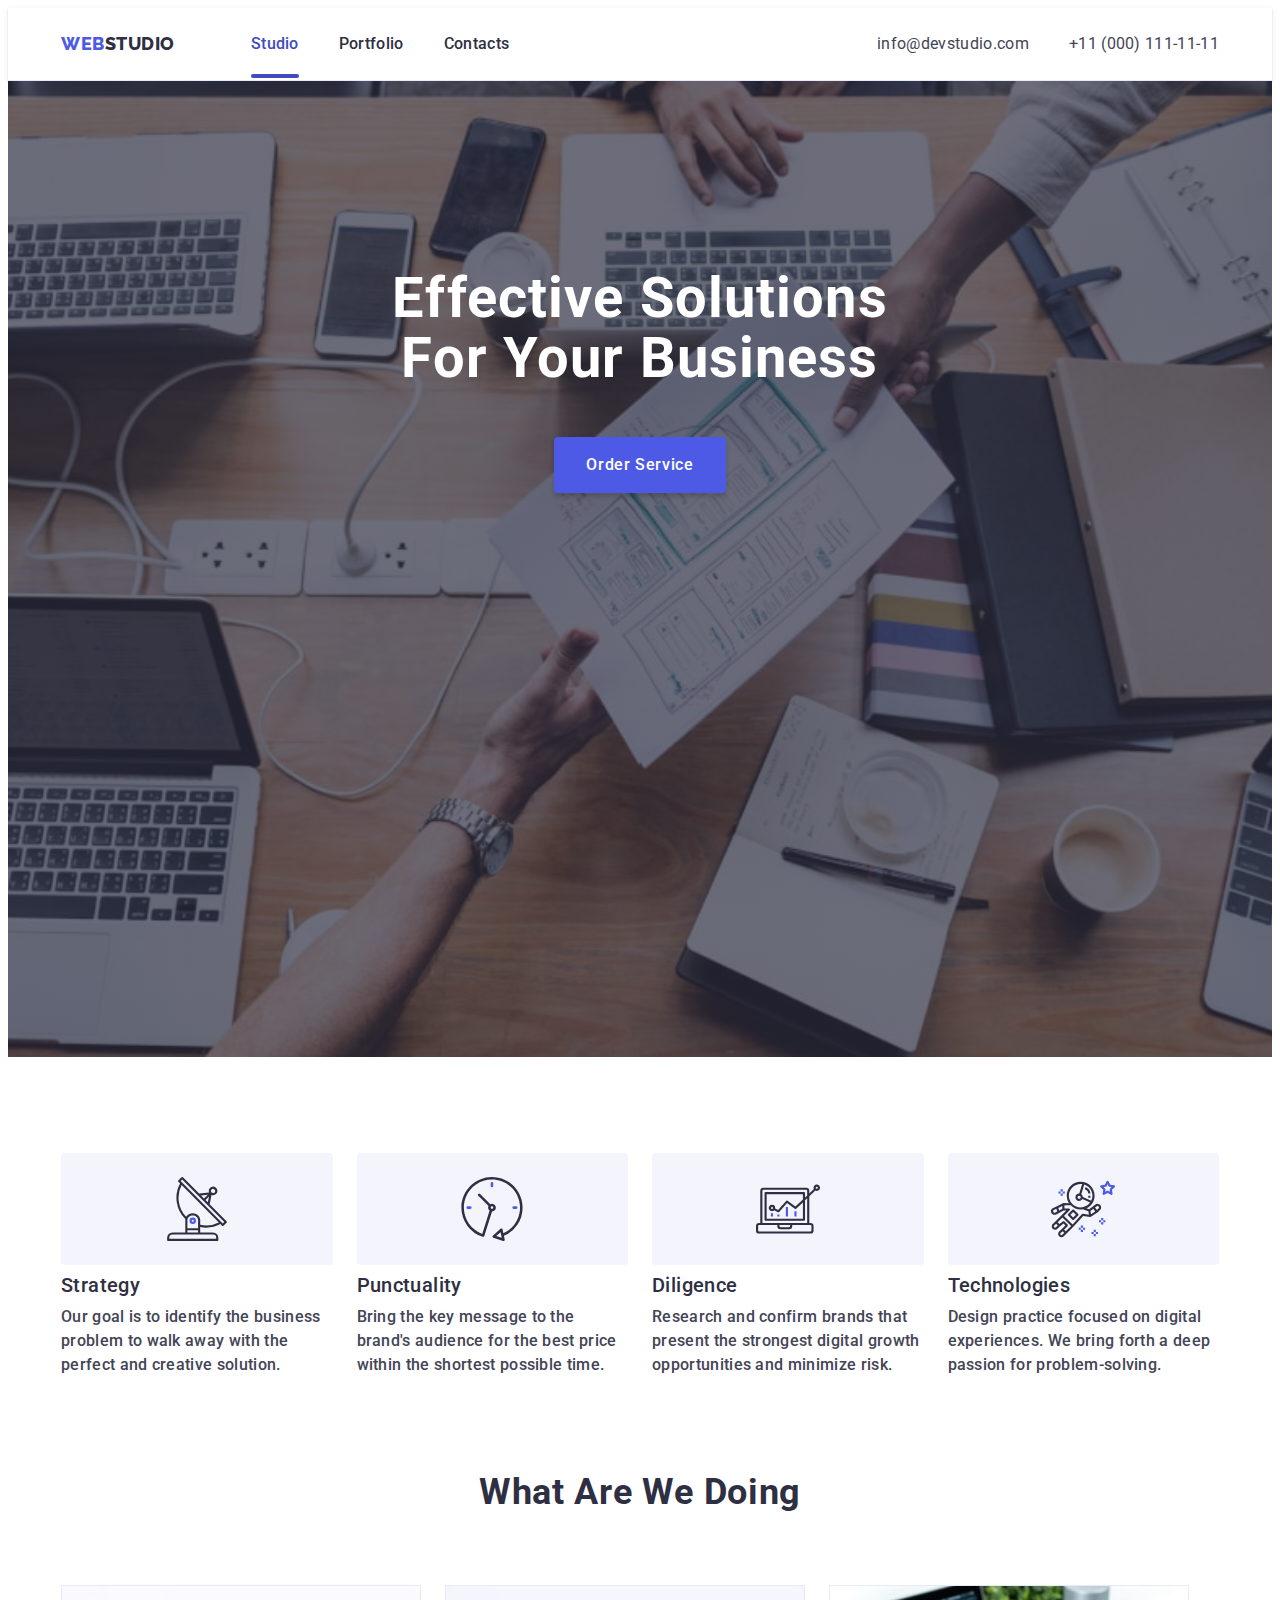
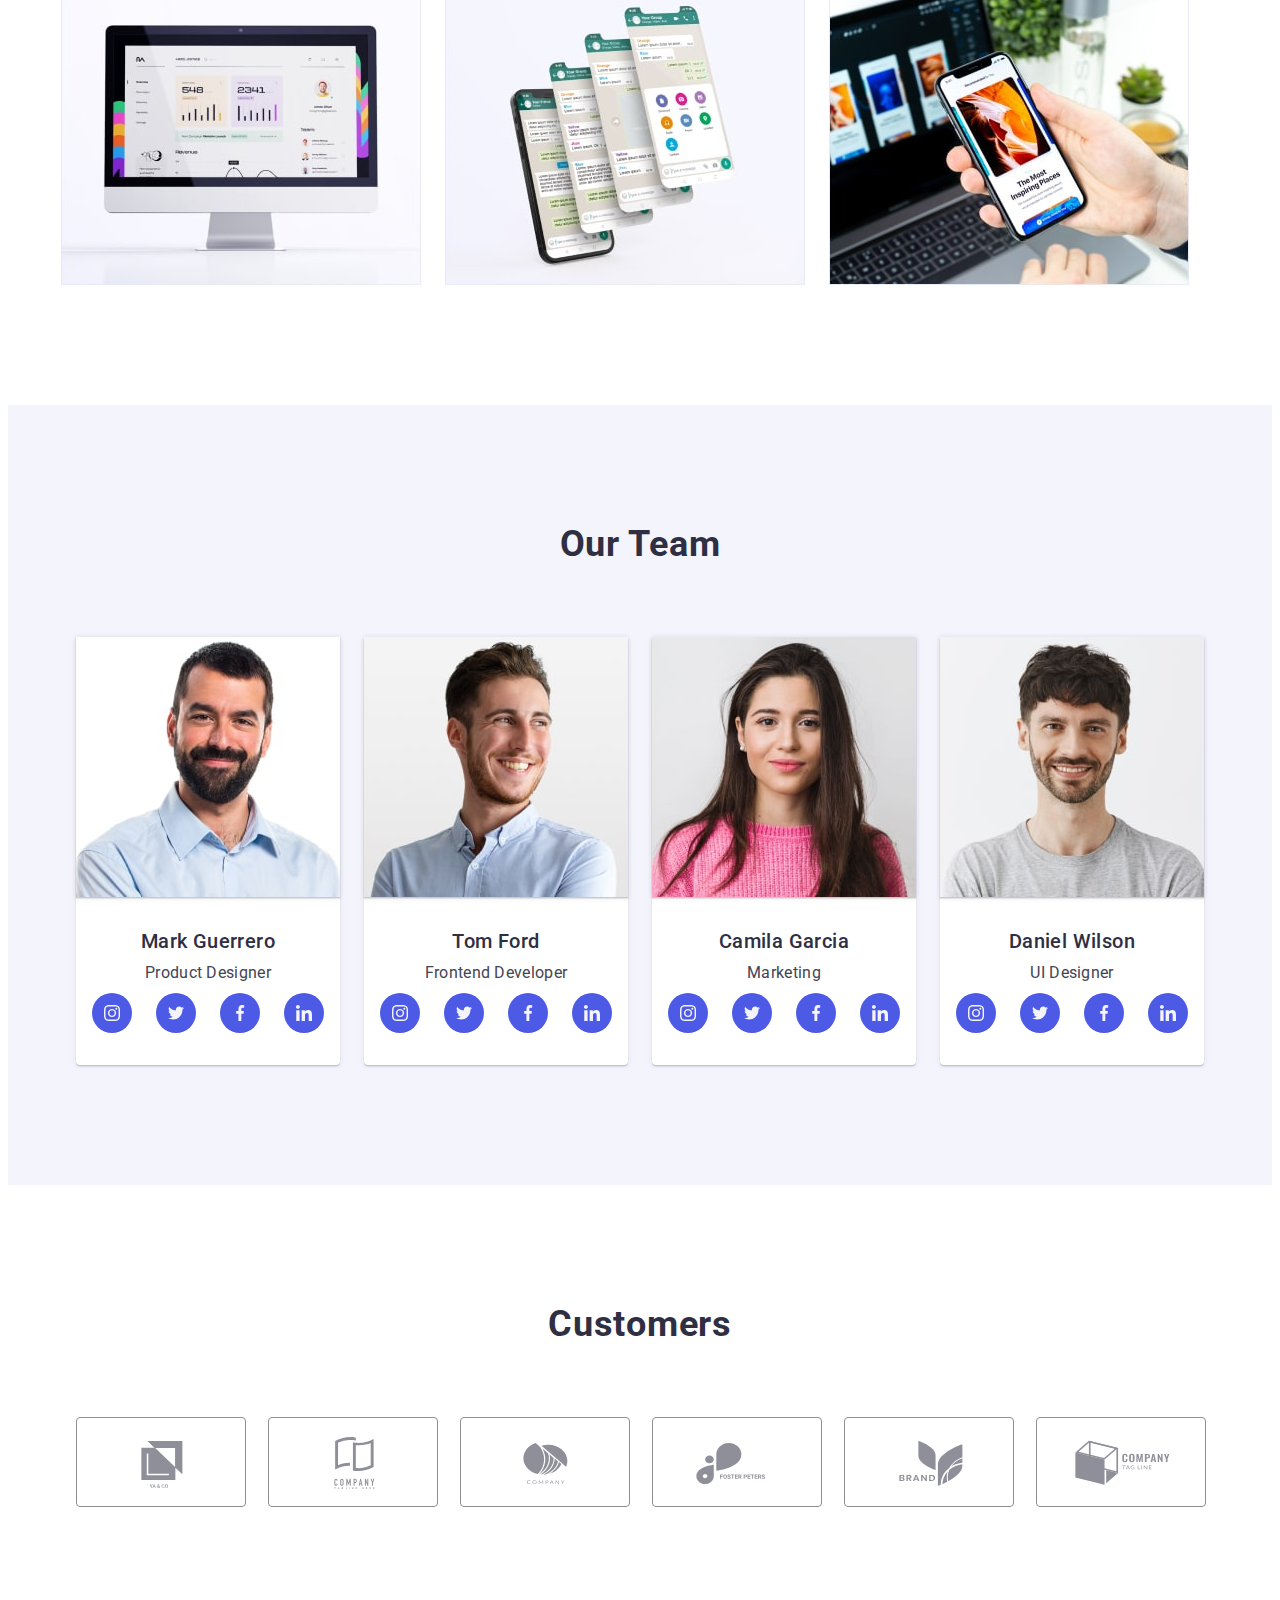
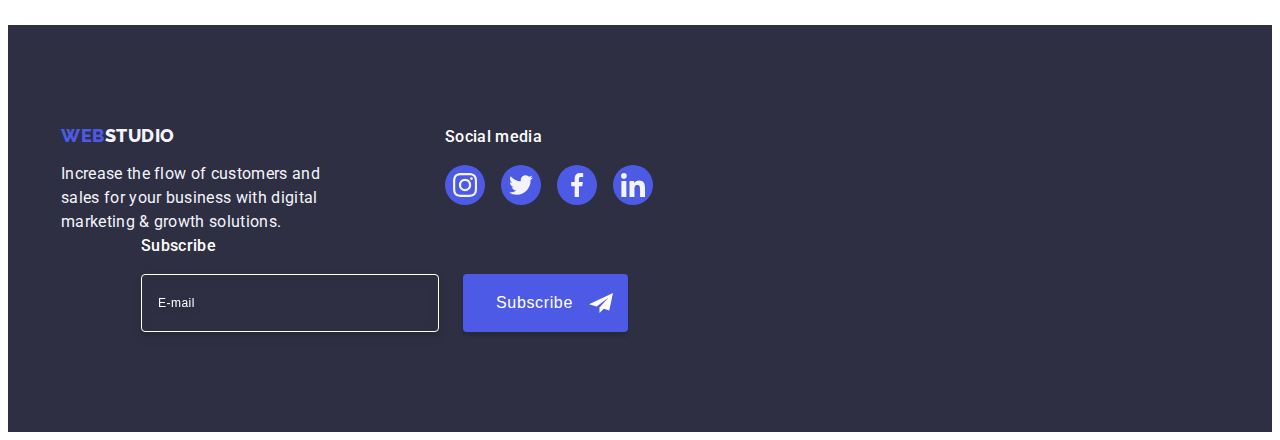
<file: index.html>
<!DOCTYPE html>
<html lang="en">
  <head>
    <meta charset="UTF-8" />
    <meta name="viewport" content="width=device-width, initial-scale=1.0" />
    <title>Document</title>
    <link
      rel="stylesheet"
      href="https://cdnjs.cloudflare.com/ajax/libs/modern-normalize/2.0.0/modern-normalize.min.css"
      integrity="sha512-4xo8blKMVCiXpTaLzQSLSw3KFOVPWhm/TRtuPVc4WG6kUgjH6J03IBuG7JZPkcWMxJ5huwaBpOpnwYElP/m6wg=="
      crossorigin="anonymous"
      referrerpolicy="no-referrer"
    />
    <link rel="preconnect" href="https://fonts.googleapis.com" />
    <link rel="preconnect" href="https://fonts.gstatic.com" crossorigin />
    <link
      href="https://fonts.googleapis.com/css2?family=Raleway:wght@800&family=Roboto:wght@400;500;700&display=swap"
      rel="stylesheet"
    />
    <link rel="stylesheet" href="./css/styles.css" />
    <link rel="stylesheet" href="./css/media.css" />
  </head>
  <body>
    <header class="header-main">
      <div class="container header-container">
        <nav class="header-navigation">
          <a class="header-logo link" href="./index.html"
            >Web<span class="header-logo-studio">Studio</span></a
          >
          <ul class="list header-list">
            <li class="header-item">
              <a class="header-link link current" href="./index.html">Studio</a>
            </li>
            <li class="header-item">
              <a class="header-link link" href="./portfolio.html">Portfolio</a>
            </li>
            <li class="header-item">
              <a class="header-link link" href="">Contacts </a>
            </li>
          </ul>
        </nav>

        <address class="address-main">
          <ul class="list address-list">
            <li class="address-item">
              <a class="address-contacts link" href="mailto:info@devstudio.com"
                >info@devstudio.com</a
              >
            </li>
            <li class="address-item">
              <a class="address-contacts link" href="tel:+110001111111"
                >+11 (000) 111-11-11</a
              >
            </li>
          </ul>
        </address>
        <button type="button" class="menu-open-button" data-menu-open>
          <svg class="menu-open-icon" width="32" height="22">
            <use href="./images/icons.svg#icon-open-menu"></use>
          </svg>
        </button>
      </div>
      <div class="mob-menu is-hidden" data-menu>
        <div>
          <button type="button" class="menu-close-button" data-menu-close>
            <svg class="menu-close-icon" width="8" height="8">
              <use href="./images/icons.svg#icon-close"></use>
            </svg>
          </button>
          <ul class="list mob-menu-list">
            <li class="mob-menu-item">
              <a class="mob-menu-link link current" href="./index.html"
                >Studio</a
              >
            </li>
            <li class="mob-menu-item">
              <a class="mob-menu-link link" href="./portfolio.html"
                >Portfolio</a
              >
            </li>
            <li class="mob-menu-item">
              <a class="mob-menu-link link" href="">Contacts </a>
            </li>
          </ul>
        </div>
        <div class="mob-contacts">
          <address class="mob-address-main">
            <ul class="list mob-address-list">
              <li class="mob-address-item">
                <a
                  class="mob-address-contacts link mob-menu-tel"
                  href="tel:+110001111111"
                  >+11 (000) 111-11-11</a
                >
              </li>
              <li class="mob-address-item">
                <a
                  class="mob-address-contacts link mob-menu-mail"
                  href="mailto:info@devstudio.com"
                  >info@devstudio.com</a
                >
              </li>
            </ul>
          </address>
          <div class="menu-social">
            <ul class="list menu-social-icon">
              <li class="menu-social-item">
                <a class="menu-social-links link" href=""
                  ><svg class="menu-social-icon" width="24" height="24">
                    <use href="./images/icons.svg#icon-instagram-2"></use>
                  </svg>
                </a>
              </li>
              <li class="menu-social-item">
                <a class="menu-social-links link" href=""
                  ><svg class="menu-social-icon" width="24" height="24">
                    <use href="./images/icons.svg#icon-twitter-1"></use>
                  </svg>
                </a>
              </li>
              <li class="menu-social-item">
                <a class="menu-social-links link" href=""
                  ><svg class="menu-social-icon" width="24" height="24">
                    <use href="./images/icons.svg#icon-facebook-1"></use>
                  </svg>
                </a>
              </li>
              <li class="menu-social-item">
                <a class="menu-social-links link" href=""
                  ><svg class="menu-social-icon" width="24" height="24">
                    <use href="./images/icons.svg#icon-linkedin-1"></use>
                  </svg>
                </a>
              </li>
            </ul>
          </div>
        </div>
      </div>
    </header>

    <main>
      <section class="order-service-section">
        <div class="container">
          <h1 class="order-service-title">
            Effective Solutions for Your Business
          </h1>
          <button class="order-service-button" data-modal-open type="button">
            <span class="text-button">Order Service</span>
          </button>
        </div>
      </section>
      <section class="advantages-section">
        <div class="container">
          <h2 class="visually-hidden advantages-title">Advantages</h2>
          <ul class="list advantages-list">
            <li class="advantages-item">
              <div class="advantages-icons-container">
                <svg class="advantages-icons" width="64" height="64">
                  <use href="./images/icons.svg#icon-antenna-1"></use>
                </svg>
              </div>
              <h3 class="advantages-subtitle">Strategy</h3>
              <p class="advantages-text">
                Our goal is to identify the business problem to walk away with
                the perfect and creative solution.
              </p>
            </li>
            <li class="advantages-item">
              <div class="advantages-icons-container">
                <svg class="advantages-icons" width="64" height="64">
                  <use href="./images/icons.svg#icon-clock-1"></use>
                </svg>
              </div>
              <h3 class="advantages-subtitle">Punctuality</h3>
              <p class="advantages-text">
                Bring the key message to the brand's audience for the best price
                within the shortest possible time.
              </p>
            </li>
            <li class="advantages-item">
              <div class="advantages-icons-container">
                <svg class="advantages-icons" width="64" height="64">
                  <use href="./images/icons.svg#icon-diagram-1"></use>
                </svg>
              </div>
              <h3 class="advantages-subtitle">Diligence</h3>
              <p class="advantages-text">
                Research and confirm brands that present the strongest digital
                growth opportunities and minimize risk.
              </p>
            </li>
            <li class="advantages-item">
              <div class="advantages-icons-container">
                <svg class="advantages-icons" width="64" height="64">
                  <use href="./images/icons.svg#icon-astronaut-1"></use>
                </svg>
              </div>
              <h3 class="advantages-subtitle">Technologies</h3>
              <p class="advantages-text">
                Design practice focused on digital experiences. We bring forth a
                deep passion for problem-solving.
              </p>
            </li>
          </ul>
        </div>
      </section>
      <section class="services-section">
        <div class="container">
          <h2 class="services-title">What are we doing</h2>
          <ul class="list services-list">
            <li class="services-item">
              <img
                class="services-image"
                src="./images/what-are-we-doing-img-1.jpg"
                alt="imac monitor"
                width="360"
                height="300"
              />
            </li>
            <li class="services-item">
              <img
                class="services-image"
                src="./images/what-are-we-doing-img-2.jpg"
                alt="iphone with 4 screens"
                width="360"
                height="300"
              />
            </li>
            <li class="services-item">
              <img
                class="services-image"
                src="./images/what-are-we-doing-img-3.jpg"
                alt="hand holding an iphone and laptop on the background"
                width="360"
                height="300"
              />
            </li>
          </ul>
        </div>
      </section>
      <section class="team-section">
        <div class="container">
          <h2 class="team-title">Our Team</h2>
          <ul class="list team-list">
            <li class="team-item">
              <img
                srcset="
                  ./images/our-team-mark.jpg   1x,
                  ./images/our-team-mark2x.jpg 2x
                "
                class="team-image"
                src="./images/our-team-mark.jpg"
                alt="middle aged male"
                width="264"
                height="260"
              />
              <div class="team-name-position">
                <h3 class="team-name">Mark Guerrero</h3>
                <p class="team-text">Product Designer</p>
                <ul class="list team-social-icon">
                  <li class="team-social-item">
                    <a class="social-links link" href=""
                      ><svg class="social-links-icon" width="16" height="16">
                        <use href="./images/icons.svg#icon-instagram-2"></use>
                      </svg>
                    </a>
                  </li>
                  <li class="team-social-item">
                    <a class="social-links link" href=""
                      ><svg class="social-links-icon" width="16" height="16">
                        <use href="./images/icons.svg#icon-twitter-1"></use>
                      </svg>
                    </a>
                  </li>
                  <li class="team-social-item">
                    <a class="social-links link" href=""
                      ><svg class="social-links-icon" width="16" height="16">
                        <use href="./images/icons.svg#icon-facebook-1"></use>
                      </svg>
                    </a>
                  </li>
                  <li class="team-social-item">
                    <a class="social-links link" href=""
                      ><svg class="social-links-icon" width="16" height="16">
                        <use href="./images/icons.svg#icon-linkedin-1"></use>
                      </svg>
                    </a>
                  </li>
                </ul>
              </div>
            </li>
            <li class="team-item">
              <img
                srcset="
                  ./images/our-team-tom.jpg   1x,
                  ./images/our-team-tom2x.jpg 2x
                "
                class="team-image"
                src="./images/our-team-tom.jpg"
                alt="young male looking aside"
                width="264"
                height="260"
              />
              <div class="team-name-position">
                <h3 class="team-name">Tom Ford</h3>
                <p class="team-text">Frontend Developer</p>
                <ul class="list team-social-icon">
                  <li class="team-social-item">
                    <a class="social-links link" href=""
                      ><svg class="social-links-icon" width="16" height="16">
                        <use href="./images/icons.svg#icon-instagram-2"></use>
                      </svg>
                    </a>
                  </li>
                  <li class="team-social-item">
                    <a class="social-links link" href=""
                      ><svg class="social-links-icon" width="16" height="16">
                        <use href="./images/icons.svg#icon-twitter-1"></use>
                      </svg>
                    </a>
                  </li>
                  <li class="team-social-item">
                    <a class="social-links link" href=""
                      ><svg class="social-links-icon" width="16" height="16">
                        <use href="./images/icons.svg#icon-facebook-1"></use>
                      </svg>
                    </a>
                  </li>
                  <li class="team-social-item">
                    <a class="social-links link" href=""
                      ><svg class="social-links-icon" width="16" height="16">
                        <use href="./images/icons.svg#icon-linkedin-1"></use>
                      </svg>
                    </a>
                  </li>
                </ul>
              </div>
            </li>
            <li class="team-item">
              <img
                srcset="
                  ./images/our-team-camila.jpg   1x,
                  ./images/our-team-camila2x.jpg 2x
                "
                class="team-image"
                src="./images/our-team-camila.jpg"
                alt="young female"
                width="264"
                height="260"
              />
              <div class="team-name-position">
                <h3 class="team-name">Camila Garcia</h3>
                <p class="team-text">Marketing</p>
                <ul class="list team-social-icon">
                  <li class="team-social-item">
                    <a class="social-links link" href=""
                      ><svg class="social-links-icon" width="16" height="16">
                        <use href="./images/icons.svg#icon-instagram-2"></use>
                      </svg>
                    </a>
                  </li>
                  <li class="team-social-item">
                    <a class="social-links link" href=""
                      ><svg class="social-links-icon" width="16" height="16">
                        <use href="./images/icons.svg#icon-twitter-1"></use>
                      </svg>
                    </a>
                  </li>
                  <li class="team-social-item">
                    <a class="social-links link" href=""
                      ><svg class="social-links-icon" width="16" height="16">
                        <use href="./images/icons.svg#icon-facebook-1"></use>
                      </svg>
                    </a>
                  </li>
                  <li class="team-social-item">
                    <a class="social-links link" href=""
                      ><svg class="social-links-icon" width="16" height="16">
                        <use href="./images/icons.svg#icon-linkedin-1"></use>
                      </svg>
                    </a>
                  </li>
                </ul>
              </div>
            </li>
            <li class="team-item">
              <img
                srcset="
                  ./images/our-team-daniel.jpg   1x,
                  ./images/our-team-daniel2x.jpg 2x
                "
                class="team-image"
                src="./images/our-team-daniel.jpg"
                alt="young male looking straight"
                width="264"
                height="260"
              />
              <div class="team-name-position">
                <h3 class="team-name">Daniel Wilson</h3>
                <p class="team-text">UI Designer</p>
                <ul class="list team-social-icon">
                  <li class="team-social-item">
                    <a class="social-links link" href=""
                      ><svg class="social-links-icon" width="16" height="16">
                        <use href="./images/icons.svg#icon-instagram-2"></use>
                      </svg>
                    </a>
                  </li>
                  <li class="team-social-item">
                    <a class="social-links link" href=""
                      ><svg class="social-links-icon" width="16" height="16">
                        <use href="./images/icons.svg#icon-twitter-1"></use>
                      </svg>
                    </a>
                  </li>
                  <li class="team-social-item">
                    <a class="social-links link" href=""
                      ><svg class="social-links-icon" width="16" height="16">
                        <use href="./images/icons.svg#icon-facebook-1"></use>
                      </svg>
                    </a>
                  </li>
                  <li class="team-social-item">
                    <a class="social-links link" href=""
                      ><svg class="social-links-icon" width="16" height="16">
                        <use href="./images/icons.svg#icon-linkedin-1"></use>
                      </svg>
                    </a>
                  </li>
                </ul>
              </div>
            </li>
          </ul>
        </div>
      </section>
      <section class="customers-section">
        <div class="container">
          <h2 class="customers-title">Customers</h2>
          <ul class="list customer-list">
            <li class="customers-item">
              <a class="customers-link link" href="">
                <svg class="customers-icon" width="104" height="56">
                  <use href="./images/icons.svg#icon-Logo-1"></use>
                </svg>
              </a>
            </li>
            <li class="customers-item">
              <a class="customers-link link" href="">
                <svg class="customers-icon" width="104" height="56">
                  <use href="./images/icons.svg#icon-Logo-2"></use>
                </svg>
              </a>
            </li>
            <li class="customers-item">
              <a class="customers-link link" href="">
                <svg class="customers-icon" width="104" height="56">
                  <use href="./images/icons.svg#icon-Logo-3"></use>
                </svg>
              </a>
            </li>
            <li class="customers-item">
              <a class="customers-link link" href="">
                <svg class="customers-icon" width="104" height="56">
                  <use href="./images/icons.svg#icon-Logo-4"></use>
                </svg>
              </a>
            </li>
            <li class="customers-item">
              <a class="customers-link link" href="">
                <svg class="customers-icon" width="104" height="56">
                  <use href="./images/icons.svg#icon-Logo-5"></use>
                </svg>
              </a>
            </li>
            <li class="customers-item">
              <a class="customers-link link" href="">
                <svg class="customers-icon" width="104" height="56">
                  <use href="./images/icons.svg#icon-Logo-6"></use>
                </svg>
              </a>
            </li>
          </ul>
        </div>
      </section>
    </main>

    <footer class="footer-section">
      <div class="footer-container container">
        <div class="footer-logo">
          <a class="footer-logo-link link" href="./index.html"
            >Web<span class="footer-logo-studio">Studio</span></a
          >
          <p class="footer-text">
            Increase the flow of customers and sales for your business with
            digital marketing & growth solutions.
          </p>
        </div>
        <div class="social-media-container">
          <p class="social-media-title">Social media</p>

          <ul class="list socials-footer-list">
            <li class="socials-footer-item">
              <a class="link socials-footer-link" href="">
                <svg class="socials-footer-icon" width="24" height="24">
                  <use href="./images/icons.svg#icon-instagram-2"></use>
                </svg>
              </a>
            </li>
            <li class="socials-footer-item">
              <a class="link socials-footer-link" href="">
                <svg class="socials-footer-icon" width="24" height="24">
                  <use href="./images/icons.svg#icon-twitter-footer"></use>
                </svg>
              </a>
            </li>
            <li class="socials-footer-item">
              <a class="link socials-footer-link" href="">
                <svg class="socials-footer-icon" width="24" height="24">
                  <use href="./images/icons.svg#icon-facebook-footer"></use>
                </svg>
              </a>
            </li>
            <li class="socials-footer-item">
              <a class="link socials-footer-link" href="">
                <svg class="socials-footer-icon" width="24" height="24">
                  <use href="./images/icons.svg#icon-linkedin-footer"></use>
                </svg>
              </a>
            </li>
          </ul>
        </div>
        <div class="footer-subscribe-container">
          <p class="footer-subscribe-title">Subscribe</p>

          <form class="footer-subscribe-form">
            <label
              class="footer-form-label"
              aria-label="footer-subscribe-input"
            >
              <input
                class="footer-subscribe-mail"
                type="email"
                name="footer-email"
                placeholder="E-mail"
              />
            </label>
            <button class="footer-subscribe-button" type="submit">
              Subscribe
              <svg class="subscribe-button-icon" width="24" height="24">
                <use href="./images/icons.svg#icon-paper-plane-footer"></use>
              </svg>
            </button>
          </form>
        </div>
      </div>
    </footer>
    <div class="backdrop is-hidden" data-modal>
      <div class="modal">
        <button type="button" class="modal-close-button" data-modal-close>
          <svg class="modal-close-icon" width="8" height="8">
            <use href="./images/icons.svg#icon-close"></use>
          </svg>
        </button>
        <p class="modal-title">Leave your contacts and we will call you back</p>
        <form class="modal-form">
          <div class="modal-input-wrap">
            <label class="modal-label" for="user-name">Name</label>
            <div class="modal-input-container">
              <input
                type="text"
                class="modal-input"
                name="user-name"
                id="user-name"
                required
              />
              <svg class="modal-form-icon" width="18" height="24">
                <use href="./images/icons.svg#icon-person-form"></use>
              </svg>
            </div>
          </div>
          <div class="modal-input-wrap">
            <label class="modal-label" for="user-phone">Phone</label>
            <div class="modal-input-container">
              <input
                type="tel"
                class="modal-input"
                name="user-phone"
                id="user-phone"
                required
              />
              <svg class="modal-form-icon" width="18" height="24">
                <use href="./images/icons.svg#icon-phone-form"></use>
              </svg>
            </div>
          </div>
          <div class="modal-input-wrap">
            <label class="modal-label" for="user-email">Email</label>
            <div class="modal-input-container">
              <input
                type="email"
                class="modal-input"
                name="user-email"
                id="user-email"
                required
              />
              <svg class="modal-form-icon" width="18" height="24">
                <use href="./images/icons.svg#icon-email-form"></use>
              </svg>
            </div>
          </div>
          <div class="modal-input-container">
            <label class="modal-label" for="user-comment">Comment</label>
            <textarea
              class="modal-comment"
              name="user-comment"
              id="user-comment"
              placeholder="Text input"
            ></textarea>
          </div>
          <div class="modal-checkbox-container">
            <input
              type="checkbox"
              class="modal-form-check visually-hidden"
              name="user-privacy"
              id="user-privacy"
              value="true"
            />
            <label for="user-privacy" class="modal-check-text">
              <span class="check-icon-container">
                <svg class="modal-check-icon" width="10" height="8">
                  <use href="./images/icons.svg#icon-checkbox-checked"></use>
                </svg>
              </span>
              I accept the terms and conditions of the
              <a class="link modal-form-link" href="">Privacy Policy</a>
            </label>
          </div>
          <button type="submit" class="modal-form-button">Send</button>
        </form>
      </div>
    </div>
    <script src="./js/modal.js"></script>
    <script src="./js/menu.js"></script>
  </body>
</html>
</file>
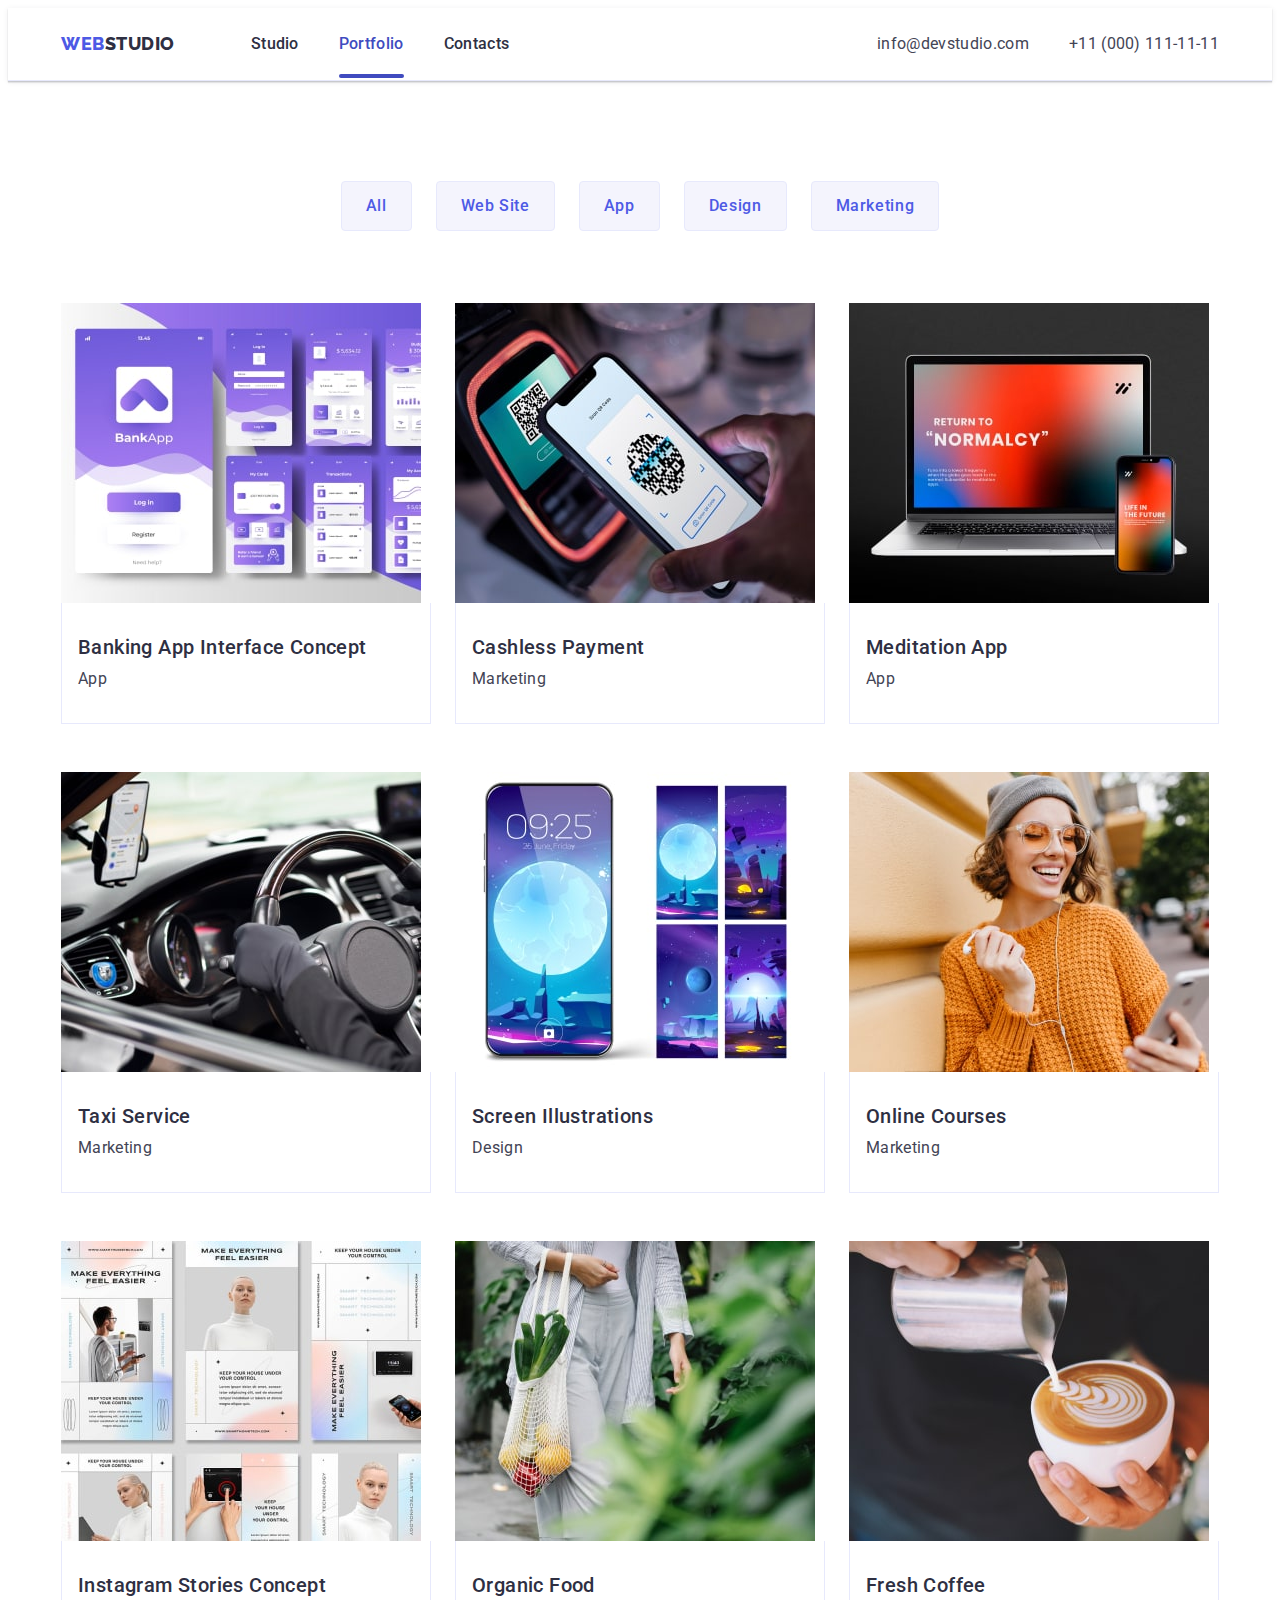
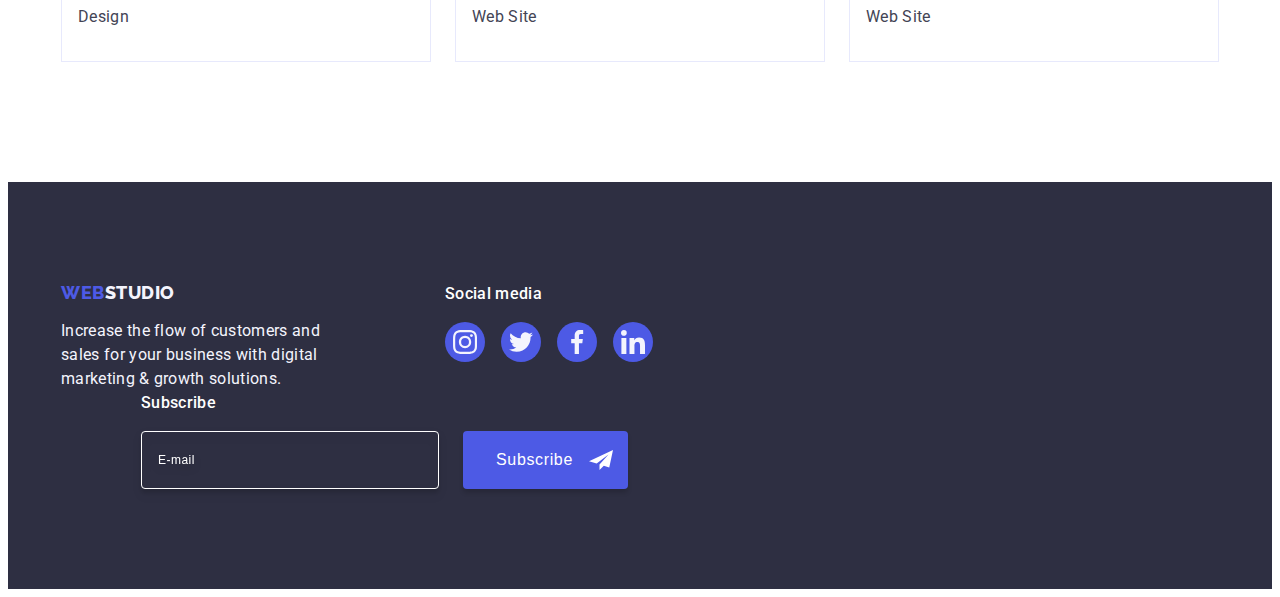
<file: portfolio.html>
<!DOCTYPE html>
<html lang="en">
  <head>
    <meta charset="UTF-8" />
    <meta name="viewport" content="width=device-width, initial-scale=1.0" />
    <title>Document</title>
    <link
      rel="stylesheet"
      href="https://cdnjs.cloudflare.com/ajax/libs/modern-normalize/2.0.0/modern-normalize.min.css"
      integrity="sha512-4xo8blKMVCiXpTaLzQSLSw3KFOVPWhm/TRtuPVc4WG6kUgjH6J03IBuG7JZPkcWMxJ5huwaBpOpnwYElP/m6wg=="
      crossorigin="anonymous"
      referrerpolicy="no-referrer"
    />
    <link rel="preconnect" href="https://fonts.googleapis.com" />
    <link rel="preconnect" href="https://fonts.gstatic.com" crossorigin />
    <link
      href="https://fonts.googleapis.com/css2?family=Raleway:wght@800&family=Roboto:wght@400;500;700&display=swap"
      rel="stylesheet"
    />
    <link rel="stylesheet" href="./css/styles.css" />
    <link rel="stylesheet" href="./css/media.css" />
  </head>

  <body>
    <header class="header-main">
      <div class="container header-container">
        <nav class="header-navigation">
          <a class="header-logo link" href="./index.html"
            >Web<span class="header-logo-studio">Studio</span></a
          >
          <ul class="list header-list">
            <li class="header-item">
              <a class="header-link link" href="./index.html">Studio</a>
            </li>
            <li class="header-item">
              <a class="header-link link current" href="./portfolio.html"
                >Portfolio</a
              >
            </li>
            <li class="header-item">
              <a class="header-link link" href="">Contacts </a>
            </li>
          </ul>
        </nav>
        <address class="address-main">
          <ul class="list address-list">
            <li class="address-item">
              <a class="address-contacts link" href="mailto:info@devstudio.com"
                >info@devstudio.com</a
              >
            </li>
            <li class="address-item">
              <a class="address-contacts link" href="tel:+110001111111"
                >+11 (000) 111-11-11</a
              >
            </li>
          </ul>
        </address>
        <button type="button" class="menu-open-button" data-menu-open>
          <svg class="menu-open-icon" width="32" height="22">
            <use href="./images/icons.svg#icon-open-menu"></use>
          </svg>
        </button>
      </div>
      <div class="mob-menu is-hidden" data-menu>
        <div>
          <button type="button" class="menu-close-button" data-menu-close>
            <svg class="menu-close-icon" width="8" height="8">
              <use href="./images/icons.svg#icon-close"></use>
            </svg>
          </button>
          <ul class="list mob-menu-list">
            <li class="mob-menu-item">
              <a class="mob-menu-link link current" href="./index.html"
                >Studio</a
              >
            </li>
            <li class="mob-menu-item">
              <a class="mob-menu-link link" href="./portfolio.html"
                >Portfolio</a
              >
            </li>
            <li class="mob-menu-item">
              <a class="mob-menu-link link" href="">Contacts </a>
            </li>
          </ul>
        </div>
        <div class="mob-contacts">
          <address class="mob-address-main">
            <ul class="list mob-address-list">
              <li class="mob-address-item">
                <a
                  class="mob-address-contacts link mob-menu-tel"
                  href="tel:+110001111111"
                  >+11 (000) 111-11-11</a
                >
              </li>
              <li class="mob-address-item">
                <a
                  class="mob-address-contacts link mob-menu-mail"
                  href="mailto:info@devstudio.com"
                  >info@devstudio.com</a
                >
              </li>
            </ul>
          </address>
          <div class="menu-social">
            <ul class="list menu-social-icon">
              <li class="menu-social-item">
                <a class="menu-social-links link" href=""
                  ><svg class="menu-social-icon" width="24" height="24">
                    <use href="./images/icons.svg#icon-instagram-2"></use>
                  </svg>
                </a>
              </li>
              <li class="menu-social-item">
                <a class="menu-social-links link" href=""
                  ><svg class="menu-social-icon" width="24" height="24">
                    <use href="./images/icons.svg#icon-twitter-1"></use>
                  </svg>
                </a>
              </li>
              <li class="menu-social-item">
                <a class="menu-social-links link" href=""
                  ><svg class="menu-social-icon" width="24" height="24">
                    <use href="./images/icons.svg#icon-facebook-1"></use>
                  </svg>
                </a>
              </li>
              <li class="menu-social-item">
                <a class="menu-social-links link" href=""
                  ><svg class="menu-social-icon" width="24" height="24">
                    <use href="./images/icons.svg#icon-linkedin-1"></use>
                  </svg>
                </a>
              </li>
            </ul>
          </div>
        </div>
      </div>
    </header>

    <main>
      <section class="filter-buttons-section">
        <div class="container">
          <h1 class="visually-hidden">Portfolio</h1>
          <ul class="list filter-buttons-list">
            <li class="filter-buttons-item">
              <button class="filter-button" type="button">
                <span class="filter-button-text">All</span>
              </button>
            </li>
            <li class="filter-buttons-item">
              <button class="filter-button" type="button">
                <span class="filter-button-text">Web Site</span>
              </button>
            </li>
            <li class="filter-buttons-item">
              <button class="filter-button" type="button">
                <span class="filter-button-text">App</span>
              </button>
            </li>
            <li class="filter-buttons-item">
              <button class="filter-button" type="button">
                <span class="filter-button-text">Design</span>
              </button>
            </li>
            <li class="filter-buttons-item">
              <button class="filter-button" type="button">
                <span class="filter-button-text">Marketing</span>
              </button>
            </li>
          </ul>
          <ul class="list portfolio-picture-list">
            <li class="portfolio-item">
              <a class="portfolio-link link" href=""
                ><div class="portfolio-picture-wrap">
                  <picture>
                    <source
                      srcset="
                        ./images/img-banking-app.jpg   1x,
                        ./images/img-banking-app2x.jpg 2x
                      "
                      media="(min-width:1158px)"
                    />
                    <source
                      srcset="
                        ./images/portfolio-tab-imgs/img-banking-app-tab.jpg   1x,
                        ./images/portfolio-tab-imgs/img-banking-app-tab2x.jpg 2x
                      "
                      media="(min-width:768px)"
                    />
                    <source
                      srcset="
                        ./images/portfolio-mob-imgs/img-banking-app-mob.jpg   1x,
                        ./images/portfolio-mob-imgs/img-banking-app-mob2x.jpg 2x
                      "
                      media="(min-width:428px)"
                    />

                    <img
                      class="portfolio-picture"
                      src="./images/img-banking-app.jpg"
                      alt="banking-app"
                      width="360"
                      height="300"
                    />
                  </picture>

                  <p class="portfolio-cover-text">
                    14 Stylish and User-Friendly App Design Concepts · Task
                    Manager App · Calorie Tracker App · Exotic Fruit Ecommerce
                    App · Cloud Storage App
                  </p>
                </div>
                <div class="portfolio-picture-apps">
                  <h2 class="portfolio-picture-title">
                    Banking App Interface Concept
                  </h2>
                  <p class="portfolio-picture-text">App</p>
                </div>
              </a>
            </li>
            <li class="portfolio-item">
              <a class="portfolio-link link" href="">
                <div class="portfolio-picture-wrap">
                  <picture>
                    <source
                      srcset="
                        ./images/img-cashless-payment.jpg   1x,
                        ./images/img-cashless-payment2x.jpg 2x
                      "
                      media="(min-width:1158px)"
                    />
                    <source
                      srcset="
                        ./images/portfolio-tab-imgs/img-cashless-payment-tab.jpg   1x,
                        ./images/portfolio-tab-imgs/img-cashless-payment-tab2x.jpg 2x
                      "
                      media="(min-width:768px)"
                    />
                    <source
                      srcset="
                        ./images/portfolio-mob-imgs/img-cashless-payment-mob.jpg   1x,
                        ./images/portfolio-mob-imgs/img-cashless-payment-mob2x.jpg 2x
                      "
                      media="(min-width:428px)"
                    />
                    <img
                      class="portfolio-picture"
                      src="./images/img-cashless-payment.jpg"
                      alt="phone-making-epayment"
                      width="360"
                      height="300"
                    />
                  </picture>

                  <p class="portfolio-cover-text">
                    14 Stylish and User-Friendly App Design Concepts · Task
                    Manager App · Calorie Tracker App · Exotic Fruit Ecommerce
                    App · Cloud Storage App
                  </p>
                </div>
                <div class="portfolio-picture-apps">
                  <h2 class="portfolio-picture-title">Cashless Payment</h2>
                  <p class="portfolio-picture-text">Marketing</p>
                </div>
              </a>
            </li>
            <li class="portfolio-item">
              <a class="portfolio-link link" href="">
                <div class="portfolio-picture-wrap">
                  <picture>
                    <source
                      srcset="
                        ./images/img-meditation-app.jpg   1x,
                        ./images/img-meditation-app2x.jpg 2x
                      "
                      media="(min-width:1158px)"
                    />
                    <source
                      srcset="
                        ./images/portfolio-tab-imgs/img-meditation-app-tab.jpg   1x,
                        ./images/portfolio-tab-imgs/img-meditation-app-tab2x.jpg 2x
                      "
                      media="(min-width:768px)"
                    />
                    <source
                      srcset="
                        ./images/portfolio-mob-imgs/img-meditation-app-mob.jpg   1x,
                        ./images/portfolio-mob-imgs/img-meditation-app-mob2x.jpg 2x
                      "
                      media="(min-width:428px)"
                    />
                    <img
                      class="portfolio-picture"
                      src="./images/img-meditation-app.jpg"
                      alt="meditation-app-on-phone-laptop-screens"
                      width="360"
                      height="300"
                    />
                  </picture>

                  <p class="portfolio-cover-text">
                    14 Stylish and User-Friendly App Design Concepts · Task
                    Manager App · Calorie Tracker App · Exotic Fruit Ecommerce
                    App · Cloud Storage App
                  </p>
                </div>
                <div class="portfolio-picture-apps">
                  <h2 class="portfolio-picture-title">Meditation App</h2>
                  <p class="portfolio-picture-text">App</p>
                </div>
              </a>
            </li>
            <li class="portfolio-item">
              <a class="portfolio-link link" href=""
                ><div class="portfolio-picture-wrap">
                  <picture>
                    <source
                      srcset="
                        ./images/img-taxi-service.jpg   1x,
                        ./images/img-taxi-service2x.jpg 2x
                      "
                      media="(min-width:1158px)"
                    />
                    <source
                      srcset="
                        ./images/portfolio-tab-imgs/img-taxi-service-tab.jpg   1x,
                        ./images/portfolio-tab-imgs/img-taxi-service-tab2x.jpg 2x
                      "
                      media="(min-width:768px)"
                    />
                    <source
                      srcset="
                        ./images/portfolio-mob-imgs/img-taxi-service-mob.jpg   1x,
                        ./images/portfolio-mob-imgs/img-taxi-service-mob2x.jpg 2x
                      "
                      media="(min-width:428px)"
                    />
                    <img
                      class="portfolio-picture"
                      src="./images/img-taxi-service.jpg"
                      alt="actor-holding-steering-wheel"
                      width="360"
                      height="300"
                    />
                  </picture>

                  <p class="portfolio-cover-text">
                    14 Stylish and User-Friendly App Design Concepts · Task
                    Manager App · Calorie Tracker App · Exotic Fruit Ecommerce
                    App · Cloud Storage App
                  </p>
                </div>
                <div class="portfolio-picture-apps">
                  <h2 class="portfolio-picture-title">Taxi Service</h2>
                  <p class="portfolio-picture-text">Marketing</p>
                </div>
              </a>
            </li>
            <li class="portfolio-item">
              <a class="portfolio-link link" href=""
                ><div class="portfolio-picture-wrap">
                  <picture>
                    <source
                      srcset="
                        ./images/img-screen-illustration.jpg   1x,
                        ./images/img-screen-illustration2x.jpg 2x
                      "
                      media="(min-width:1158px)"
                    />
                    <source
                      srcset="
                        ./images/portfolio-tab-imgs/img-screen-illustration-tab.jpg   1x,
                        ./images/portfolio-tab-imgs/img-screen-illustration-tab2x.jpg 2x
                      "
                      media="(min-width:768px)"
                    />
                    <source
                      srcset="
                        ./images/portfolio-mob-imgs/img-screen-illustration-mob.jpg   1x,
                        ./images/portfolio-mob-imgs/img-screen-illustration-mob2x.jpg 2x
                      "
                      media="(min-width:428px)"
                    />
                    <img
                      class="portfolio-picture"
                      src="./images/img-screen-illustration.jpg"
                      alt="iphone-with-wallpaper"
                      width="360"
                      height="300"
                    />
                  </picture>

                  <p class="portfolio-cover-text">
                    14 Stylish and User-Friendly App Design Concepts · Task
                    Manager App · Calorie Tracker App · Exotic Fruit Ecommerce
                    App · Cloud Storage App
                  </p>
                </div>
                <div class="portfolio-picture-apps">
                  <h2 class="portfolio-picture-title">Screen Illustrations</h2>
                  <p class="portfolio-picture-text">Design</p>
                </div>
              </a>
            </li>
            <li class="portfolio-item">
              <a class="portfolio-link link" href=""
                ><div class="portfolio-picture-wrap">
                  <picture>
                    <source
                      srcset="
                        ./images/img-online-courses.jpg   1x,
                        ./images/img-online-courses2x.jpg 2x
                      "
                      media="(min-width:1158px)"
                    />
                    <source
                      srcset="
                        ./images/portfolio-tab-imgs/img-online-courses-tab.jpg   1x,
                        ./images/portfolio-tab-imgs/img-online-courses-tab2x.jpg 2x
                      "
                      media="(min-width:768px)"
                    />
                    <source
                      srcset="
                        ./images/portfolio-mob-imgs/img-online-courses-mob.jpg   1x,
                        ./images/portfolio-mob-imgs/img-online-courses-mob2x.jpg 2x
                      "
                      media="(min-width:428px)"
                    />
                    <img
                      class="portfolio-picture"
                      src="./images/img-online-courses.jpg"
                      alt="young-girl-holding-a-phone"
                      width="360"
                      height="300"
                    />
                  </picture>

                  <p class="portfolio-cover-text">
                    14 Stylish and User-Friendly App Design Concepts · Task
                    Manager App · Calorie Tracker App · Exotic Fruit Ecommerce
                    App · Cloud Storage App
                  </p>
                </div>
                <div class="portfolio-picture-apps">
                  <h2 class="portfolio-picture-title">Online Courses</h2>
                  <p class="portfolio-picture-text">Marketing</p>
                </div>
              </a>
            </li>
            <li class="portfolio-item">
              <a class="portfolio-link link" href=""
                ><div class="portfolio-picture-wrap">
                  <picture>
                    <source
                      srcset="
                        ./images/img-inst-stories.jpg   1x,
                        ./images/img-inst-stories2x.jpg 2x
                      "
                      media="(min-width:1158px)"
                    />
                    <source
                      srcset="
                        ./images/portfolio-tab-imgs/img-inst-stories-tab.jpg   1x,
                        ./images/portfolio-tab-imgs/img-inst-stories-tab2x.jpg 2x
                      "
                      media="(min-width:768px)"
                    />
                    <source
                      srcset="
                        ./images/portfolio-mob-imgs/img-inst-stories-mob.jpg   1x,
                        ./images/portfolio-mob-imgs/img-inst-stories-mob2x.jpg 2x
                      "
                      media="(min-width:428px)"
                    />
                    <img
                      class="portfolio-picture"
                      src="./images/img-inst-stories.jpg"
                      alt="pictures-with-inst-stories-concepts"
                      width="360"
                      height="300"
                    />
                  </picture>

                  <p class="portfolio-cover-text">
                    14 Stylish and User-Friendly App Design Concepts · Task
                    Manager App · Calorie Tracker App · Exotic Fruit Ecommerce
                    App · Cloud Storage App
                  </p>
                </div>
                <div class="portfolio-picture-apps">
                  <h2 class="portfolio-picture-title">
                    Instagram Stories Concept
                  </h2>
                  <p class="portfolio-picture-text">Design</p>
                </div>
              </a>
            </li>
            <li class="portfolio-item">
              <a class="portfolio-link link" href=""
                ><div class="portfolio-picture-wrap">
                  <picture>
                    <source
                      srcset="
                        ./images/img-organic-food.jpg   1x,
                        ./images/img-organic-food2x.jpg 2x
                      "
                      media="(min-width:1158px)"
                    />
                    <source
                      srcset="
                        ./images/portfolio-tab-imgs/img-organic-food-tab.jpg   1x,
                        ./images/portfolio-tab-imgs/img-organic-food-tab2x.jpg 2x
                      "
                      media="(min-width:768px)"
                    />
                    <source
                      srcset="
                        ./images/portfolio-mob-imgs/img-organic-food-mob.jpg   1x,
                        ./images/portfolio-mob-imgs/img-organic-food-mob2x.jpg 2x
                      "
                      media="(min-width:428px)"
                    />
                    <img
                      class="portfolio-picture"
                      src="./images/img-organic-food.jpg"
                      alt="woman-carrying-groceries"
                      width="360"
                      height="300"
                    />
                  </picture>

                  <p class="portfolio-cover-text">
                    14 Stylish and User-Friendly App Design Concepts · Task
                    Manager App · Calorie Tracker App · Exotic Fruit Ecommerce
                    App · Cloud Storage App
                  </p>
                </div>
                <div class="portfolio-picture-apps">
                  <h2 class="portfolio-picture-title">Organic Food</h2>
                  <p class="portfolio-picture-text">Web Site</p>
                </div>
              </a>
            </li>
            <li class="portfolio-item">
              <a class="portfolio-link link" href=""
                ><div class="portfolio-picture-wrap">
                  <picture>
                    <source
                      srcset="
                        ./images/img-fresh-coffee.jpg   1x,
                        ./images/img-fresh-coffee2x.jpg 2x
                      "
                      media="(min-width:1158px)"
                    />
                    <source
                      srcset="
                        ./images/portfolio-tab-imgs/img-fresh-coffee-tab.jpg   1x,
                        ./images/portfolio-tab-imgs/img-fresh-coffee-tab2x.jpg 2x
                      "
                      media="(min-width:768px)"
                    />
                    <source
                      srcset="
                        ./images/portfolio-mob-imgs/img-fresh-coffee-mob.jpg   1x,
                        ./images/portfolio-mob-imgs/img-fresh-coffee-mob2x.jpg 2x
                      "
                      media="(min-width:428px)"
                    />
                    <img
                      class="portfolio-picture"
                      src="./images/img-fresh-coffee.jpg"
                      alt="actor-making-coffee"
                      width="360"
                      height="300"
                    />
                  </picture>

                  <p class="portfolio-cover-text">
                    14 Stylish and User-Friendly App Design Concepts · Task
                    Manager App · Calorie Tracker App · Exotic Fruit Ecommerce
                    App · Cloud Storage App
                  </p>
                </div>
                <div class="portfolio-picture-apps">
                  <h2 class="portfolio-picture-title">Fresh Coffee</h2>
                  <p class="portfolio-picture-text">Web Site</p>
                </div>
              </a>
            </li>
          </ul>
        </div>
      </section>
    </main>

    <footer class="footer-section">
      <div class="footer-container container">
        <div class="footer-logo">
          <a class="footer-logo-link link" href="./index.html"
            >Web<span class="footer-logo-studio">Studio</span></a
          >
          <p class="footer-text">
            Increase the flow of customers and sales for your business with
            digital marketing & growth solutions.
          </p>
        </div>
        <div class="social-media-container">
          <p class="social-media-title">Social media</p>

          <ul class="list socials-footer-list">
            <li class="socials-footer-item">
              <a class="link socials-footer-link" href="">
                <svg class="socials-footer-icon" width="24" height="24">
                  <use href="./images/icons.svg#icon-instagram-2"></use>
                </svg>
              </a>
            </li>
            <li class="socials-footer-item">
              <a class="link socials-footer-link" href="">
                <svg class="socials-footer-icon" width="24" height="24">
                  <use href="./images/icons.svg#icon-twitter-footer"></use>
                </svg>
              </a>
            </li>
            <li class="socials-footer-item">
              <a class="link socials-footer-link" href="">
                <svg class="socials-footer-icon" width="24" height="24">
                  <use href="./images/icons.svg#icon-facebook-footer"></use>
                </svg>
              </a>
            </li>
            <li class="socials-footer-item">
              <a class="link socials-footer-link" href="">
                <svg class="socials-footer-icon" width="24" height="24">
                  <use href="./images/icons.svg#icon-linkedin-footer"></use>
                </svg>
              </a>
            </li>
          </ul>
        </div>
        <div class="footer-subscribe-container">
          <p class="footer-subscribe-title">Subscribe</p>

          <form class="footer-subscribe-form">
            <label
              class="footer-form-label"
              aria-label="footer-subscribe-input"
            >
              <input
                class="footer-subscribe-mail"
                type="email"
                name="footer-email"
                placeholder="E-mail"
              />
            </label>
            <button class="footer-subscribe-button" type="submit">
              Subscribe
              <svg class="subscribe-button-icon" width="24" height="24">
                <use href="./images/icons.svg#icon-paper-plane-footer"></use>
              </svg>
            </button>
          </form>
        </div>
      </div>
    </footer>
    <script src="./js/menu.js"></script>
  </body>
</html>
</file>
<file: css/styles.css>
:root {
  --primary-brand: #4d5ae5;
  --pressed-state: #404bbf;
  --dark: #2e2f42;
  --success: #31d0aa;
  --text: #434455;
  --subtle-text: #8e8f99;
  --accent: #e7e9fc;
  --light: #f4f4fd;
  --white-background: #ffffff;
}
/*common*/
p,
h1,
h2,
h3,
h4,
h5,
h6 {
  margin: 0;
}

ul {
  margin: 0;
  padding-left: 0%;
}

img {
  display: block;
}

.container {
  width: 100%;
  max-width: 1440px;
  padding-left: 15px;
  padding-right: 15px;
  margin: 0 auto;
}

.visually-hidden {
  position: absolute;
  width: 1px;
  height: 1px;
  margin: -1px;
  border: 0;
  padding: 0;
  white-space: nowrap;
  clip-path: inset(100%);
  clip: rect(0 0 0 0);
  overflow: hidden;
}

body {
  color: #434455;
  background-color: var(--white-background);
  font-family: "Roboto", sans-serif;
}

.list {
  color: var(--dark);
  font-size: 16px;
  font-weight: 500;
  line-height: 1.5;
  letter-spacing: 0.02em;
  list-style: none;
  text-decoration: none;
}

.link {
  text-decoration: none;
}

/*Header*/

.header-main {
  border-bottom: 1px solid var(--accent);
  box-shadow: 0px 2px 1px rgba(46, 47, 66, 0.08),
    0px 1px 1px rgba(46, 47, 66, 0.16), 0px 1px 6px rgba(46, 47, 66, 0.08);
}

.header-container {
  display: flex;
  align-items: center;
}

.header-list {
  display: none;
}

.address-main {
  display: none;
}

.header-logo {
  color: var(--primary-brand);
  font-family: "Raleway", sans-serif;
  font-size: 18px;
  font-weight: 800;
  line-height: 1.17;
  letter-spacing: 0.03em;
  text-transform: uppercase;
}

.header-logo-studio {
  font-family: "Raleway", sans-serif;
  color: var(--dark);
  text-decoration: none;
}

.menu-open-button {
  padding: 24px 0;
  margin-left: auto;
  background-color: transparent;
  border: none;
}

.menu-open-icon {
  stroke: #2e2f42;
  background-color: transparent;
}

.mob-menu {
  position: fixed;
  top: 0;
  z-index: 20;
  width: 100vw;
  height: 100vh;
  background-color: var(--white-background);
  padding: 24px 24px 40px 40px;
  display: flex;
  flex-direction: column;
  justify-content: space-between;
}

.menu-close-button {
  margin-left: auto;
  margin-bottom: 32px;
  border-radius: 50%;
  background-color: var(--accent);
  display: flex;
  justify-content: center;
  align-items: center;
  border: 1px solid rgba(0, 0, 0, 0.1);
  padding: 0;
  top: 24px;
  right: 24px;
  width: 24px;
  height: 24px;
}

.mob-menu-list {
  margin-bottom: 100px;
}

.mob-menu-item:not(:last-child) {
  margin-bottom: 40px;
}

.mob-menu-link {
  color: var(--dark);
  font-size: 36px;
  font-weight: 700;
  line-height: 1.1;
  letter-spacing: 0.02em;
  text-transform: capitalize;
}

.mob-address-main {
  font-style: normal;
}

.mob-menu-tel {
  display: flex;
  font-size: 26px;
  font-weight: 700;
  line-height: 1.1;
  letter-spacing: 0.02em;
  text-transform: capitalize;
  margin-bottom: 40px;
  color: var(--primary-brand);
}

.mob-menu-mail {
  display: flex;
  color: var(--text);
  font-size: 20px;
  font-weight: 500;
  line-height: 1.2;
  letter-spacing: 0.02;
  margin-bottom: 48px;
}

.menu-social-icon {
  fill: var(--light);
  display: flex;
  flex-wrap: wrap;
  gap: 32px;
}

.menu-social-links {
  width: 100%;
  height: 100%;
  background-color: var(--primary-brand);
  border-radius: 50%;
  display: flex;
  align-items: center;
  justify-content: center;
  width: 40px;
  height: 40px;
}

.current {
  color: var(--pressed-state);
}

/*Footer*/

.footer-container {
  display: flex;
  flex-wrap: wrap;
  align-items: center;
  justify-content: center;
}

.footer-section {
  background-color: var(--dark);
  padding: 96px 0;
}

.footer-logo {
  text-align: center;
  margin-bottom: 72px;
}

.footer-logo-link {
  color: var(--primary-brand);
  font-family: "Raleway", sans-serif;
  font-size: 18px;
  font-weight: 800;
  line-height: 1.17;
  letter-spacing: 0.03em;
  text-transform: uppercase;
  text-decoration: none;
  display: inline-block;
  margin-bottom: 16px;
}

.footer-logo-studio {
  font-family: "Raleway", sans-serif;
  color: var(--light);
  text-decoration: none;
}

.footer-text {
  color: var(--light);
  font-size: 16px;
  line-height: 1.5;
  letter-spacing: 0.02em;
  max-width: 268px;
  text-align: left;
}

.social-media-title {
  font-size: 16px;
  font-weight: 500;
  line-height: 1.5;
  letter-spacing: 0.02em;
  color: var(--white-background);
  margin-bottom: 16px;
  text-align: center;
}

.socials-footer-list {
  display: flex;
  gap: 16px;
  justify-content: center;
  fill: var(--light);
  margin-bottom: 72px;
}

.social-footer-item {
  width: 40px;
  height: 40px;
}

.socials-footer-link {
  display: flex;
  justify-content: center;
  align-items: center;
  background-color: var(--primary-brand);
  width: 100%;
  height: 100%;
  border-radius: 50%;
  width: 40px;
  height: 40px;
  transition: background-color 250ms cubic-bezier(0.4, 0, 0.2, 1);
}

.socials-footer-icon {
  fill: var(--light);
}

.socials-footer-link:hover {
  background-color: var(--success);
}

.socials-footer-link:focus {
  background-color: var(--success);
}

.footer-subscribe-form {
  display: flex;
  gap: 24px;
  flex-wrap: wrap;
  justify-content: center;
}

.footer-subscribe-title {
  color: var(--white-background);
  font-size: 16px;
  font-weight: 500;
  line-height: 1.5;
  letter-spacing: 0.02em;
  margin-bottom: 16px;
  text-align: center;
}

.footer-subscribe-mail {
  min-width: 300px;
  height: 40px;
  font-size: 12px;
  line-height: 1.5;
  letter-spacing: 0.04em;
  padding: 8px 16px;
  background: transparent;
  border-radius: 4px;
  border: 1px solid var(--white-background);
  box-shadow: 0px 4px 4px 0px rgba(0, 0, 0, 0.15);
  color: var(--white-background);
  opacity: 0.3;
  filter: drop-shadow(0px 4px 4px rgba(0, 0, 0, 0.15));
}

.footer-subscribe-mail::placeholder {
  color: var(--white-background);
  opacity: 0.6;
}

.footer-subscribe-button {
  display: inline-flex;
  color: var(--white-background);
  text-align: center;
  padding-top: 8px;
  padding-bottom: 8px;
  padding-left: 24px;
  font-size: 16px;
  font-weight: 500;
  line-height: 1.5;
  letter-spacing: 0.04em;
  background-color: var(--primary-brand);
  box-shadow: 0px 4px 4px 0px rgba(0, 0, 0, 0.15);
  border-radius: 4px;
  cursor: pointer;
  border: none;
  min-width: 165px;
  justify-content: center;
  align-items: center;
  transition-property: background-color;
  transition-duration: 250ms;
  transition-timing-function: cubic-bezier(0.4, 0, 0.2, 1);
}

.subscribe-button-icon {
  fill: var(--white-background);
  margin-left: 16px;
}

.footer-subscribe-button:hover {
  background: var(--pressed-state);
}

/*Studio*/

.order-service-section {
  margin: 0 auto;
  max-width: 100%;
  background-repeat: no-repeat;
  background-position: center;
  background-size: cover;
  background-color: var(--dark);
  height: 432px;
  padding: 112px 0;
  background-image: linear-gradient(
      rgba(46, 47, 66, 0.7),
      rgba(46, 47, 66, 0.7)
    ),
    url(../images/order-service-mob-bg.jpg);
}

@media (min-device-pixel-ratio: 2),
  (min-resolution: 192dpi),
  (min-resolution: 2dppx) {
  .order-service-section {
    background-image: linear-gradient(
        rgba(46, 47, 66, 0.7),
        rgba(46, 47, 66, 0.7)
      ),
      url(../images/order-service-mob-bg2x.jpg);
  }
}

.order-service-title {
  color: var(--white-background);
  font-size: 36px;
  line-height: 1.1;
  letter-spacing: 0.02em;
  text-align: center;
  max-width: 320px;
  margin: 0 auto;
  margin-bottom: 72px;
  text-transform: capitalize;
}

.order-service-button {
  color: var(--white-background);
  font-family: "Roboto", sans-serif;
  font-weight: 500;
  font-size: 16px;
  line-height: 1.5;
  letter-spacing: 0.04em;
  background: var(--primary-brand);
  cursor: pointer;
  padding: 16px 32px;
  border-radius: 4px;
  border: none;
  box-shadow: 0px 4px 4px 0px rgba(0, 0, 0, 0.15);
  display: block;
  margin: 0 auto;
  min-width: 169px;
  transition-property: background-color;
  transition-duration: 250ms;
  transition-timing-function: cubic-bezier(0.4, 0, 0.2, 1);
}

.order-service-button:hover {
  background: var(--pressed-state);
}

.order-service-button:focus {
  background: var(--pressed-state);
}

.text-button {
  color: var(--white-background);
  font-size: 16px;
  font-weight: 500;
  line-height: 1.5;
  letter-spacing: 0.04em;
}

.advantages-section {
  padding-top: 96px;
  padding-bottom: 96px;
}

.advantages-list {
  display: flex;
  gap: 72px;
  flex-wrap: wrap;
}

.advantages-subtitle {
  color: var(--dark);
  font-size: 36px;
  line-height: 1.5;
  letter-spacing: 0.02em;
  text-transform: capitalize;
  text-align: center;
  margin-bottom: 8px;
}

.advantages-text {
  color: var(--text);
  font-size: 16px;
  line-height: 1.5;
  letter-spacing: 0.02em;
  font-weight: 500;
}

.advantages-icons-container {
  display: none;
}

.services-section {
  display: none;
}

.team-section {
  background-color: #f4f4fd;
  padding: 96px 0;
}

.team-list {
  display: flex;
  gap: 72px;
  flex-direction: column;
  align-items: center;
}

.team-title {
  color: var(--dark);
  font-size: 36px;
  line-height: 1.11;
  letter-spacing: 0.02em;
  text-transform: capitalize;
  text-align: center;
  margin-bottom: 72px;
}

.team-item {
  border-radius: 0px 0px 4px 4px;
  background-color: #ffffff;
  max-width: fit-content;
  box-shadow: 0px 2px 1px 0px rgba(46, 47, 66, 0.08),
    0px 1px 1px 0px rgba(46, 47, 66, 0.16),
    0px 1px 6px 0px rgba(46, 47, 66, 0.08);
}

.team-image {
  margin: 0 auto;
  box-shadow: 0px 2px 1px 0px rgba(46, 47, 66, 0.08),
    0px 1px 1px 0px rgba(46, 47, 66, 0.16),
    0px 1px 6px 0px rgba(46, 47, 66, 0.08);
}
.team-name-position {
  padding: 32px 0;
  display: flex;
  flex-direction: column;
}

.team-name {
  color: var(--dark);
  font-size: 20px;
  font-weight: 500;
  line-height: 1.2;
  letter-spacing: 0.02em;
  margin-bottom: 8px;
  text-align: center;
}

.team-text {
  color: var(--text);
  font-size: 16px;
  line-height: 1.5;
  letter-spacing: 0.02em;
  font-weight: 400;
  text-align: center;
}

.team-social-icon {
  display: flex;
  gap: 24px;
  justify-content: center;
  margin-top: 8px;
}

.social-links {
  width: 100%;
  height: 100%;
  background-color: var(--primary-brand);
  border-radius: 50%;
  display: flex;
  align-items: center;
  justify-content: center;
  width: 40px;
  height: 40px;
  transition: background-color 250ms cubic-bezier(0.4, 0, 0.2, 1);
}

.social-links:hover {
  background-color: var(--pressed-state);
}

.social-links:focus {
  background-color: var(--pressed-state);
}

.social-links-icon {
  fill: var(--light);
  display: flex;
  justify-content: center;
  align-items: center;
}

.customers-section {
  padding: 96px 0;
}

.customers-title {
  color: var(--dark);
  font-size: 36px;
  line-height: 1.11;
  letter-spacing: 0.02em;
  text-transform: capitalize;
  text-align: center;
  margin-bottom: 72px;
}

.customer-list {
  display: flex;
  gap: 72px 16px;
  flex-wrap: wrap;
}

.customers-item {
  width: calc((100% - 16px) / 2);
  height: 88px;
  max-width: 190px;
}

.customers-link {
  width: 100%;
  height: 100%;
  border: 1px solid var(--subtle-text);
  border-radius: 4px;
  display: flex;
  align-items: center;
  justify-content: center;
  color: var(--subtle-text);
  border-color: var(--subtle-text);
  transition-property: border-color, color;
  transition-timing-function: cubic-bezier(0.4, 0, 0.2, 1),
    cubic-bezier(0.4, 0, 0.2, 1);
  transition-duration: 250ms;
}

.customers-link:hover {
  border-color: var(--pressed-state);
  color: var(--pressed-state);
}

.customers-link:focus {
  border-color: var(--pressed-state);
  color: var(--pressed-state);
}

.customers-icon {
  fill: currentColor;
}

/*Portfolio*/

.filter-buttons-section {
  margin: 48px 0;
}

.filter-buttons-list {
  display: flex;
  gap: 24px 16px;
  flex-wrap: wrap;
  margin-bottom: 48px;
}

.filter-button {
  color: var(--primary-brand);
  font-family: "Roboto", sans-serif;
  font-size: 16px;
  font-weight: 500;
  line-height: 1.5;
  letter-spacing: 0.04em;
  border: 1px solid var(--accent);
  background-color: var(--light);
  cursor: pointer;
  border-radius: 4px;
  padding: 12px 24px;
  transition-property: color, background-color, border-color, box-shadow;
  transition-duration: 250ms;
  transition-timing-function: cubic-bezier(0.4, 0, 0.2, 1);
}

.filter-button:hover {
  color: var(--white-background);
  background-color: var(--pressed-state);
  border: 1px solid transparent;
  box-shadow: 0px 3px 1px rgba(0, 0, 0, 0.1), 0px 2px 1px rgba(0, 0, 0, 0.08),
    0px 2px 2px rgba(0, 0, 0, 0.12);
}
.filter-button:focus {
  color: var(--white-background);
  background-color: var(--pressed-state);
  border: 1px solid transparent;
  box-shadow: 0px 3px 1px rgba(0, 0, 0, 0.1), 0px 2px 1px rgba(0, 0, 0, 0.08),
    0px 2px 2px rgba(0, 0, 0, 0.12);
}

.filter-button-text {
  color: var(--primary-brand);
  font-size: 16px;
  font-weight: 500;
  line-height: 1.5;
  letter-spacing: 0.04;
}

.filter-button-text:hover {
  color: var(--white-background);
}

/*portfolio-images*/

.portfolio-picture-list {
  display: flex;
  flex-wrap: wrap;
  gap: 24px;
}

.portfolio-item {
  background: var(--white-background);
  margin: 0 auto;

  display: block;
}

.portfolio-link {
  display: block;
  transition-property: box-shadow;
  transition-duration: 250ms;
  transition-timing-function: cubic-bezier(0.4, 0, 0.2, 1);
}

.portfolio-link:hover {
  box-shadow: 0px 2px 1px 0px rgba(46, 47, 66, 0.08),
    0px 1px 1px 0px rgba(46, 47, 66, 0.16),
    0px 1px 6px 0px rgba(46, 47, 66, 0.08);
}

.portfolio-link:focus {
  box-shadow: 0px 2px 1px 0px rgba(46, 47, 66, 0.08),
    0px 1px 1px 0px rgba(46, 47, 66, 0.16),
    0px 1px 6px 0px rgba(46, 47, 66, 0.08);
}

.portfolio-link:hover .portfolio-cover-text {
  transform: translateY(0);
}

.portfolio-link:focus .portfolio-cover-text {
  transform: translateY(0);
}

.portfolio-picture-wrap {
  position: relative;
  overflow: hidden;
}

.portfolio-cover-text {
  position: absolute;
  top: 0;
  font-size: 16px;
  line-height: 1.5;
  letter-spacing: 0.02em;
  color: var(--light);
  padding: 40px 32px;
  background-color: var(--primary-brand);
  height: 100%;
  width: 100%;
  transform: translateY(100%);
  transition-property: transform;
  transition-duration: 250ms;
  transition-timing-function: cubic-bezier(0.4, 0, 0.2, 1);
}

.portfolio-picture-apps {
  padding: 32px 16px;
  border: 1px solid #e7e9fc;
  border-top: none;
}

img {
  display: block;
  max-width: 100%;
  height: auto;
}

.portfolio-picture-title {
  color: var(--dark);
  font-family: "Roboto", sans-serif;
  font-size: 20px;
  font-weight: 500;
  line-height: 1.2;
  letter-spacing: 0.02em;
  margin-bottom: 8px;
}

.portfolio-picture-text {
  color: var(--text);
  font-size: 16px;
  line-height: 1.5;
  letter-spacing: 0.02em;
  font-weight: 400;
}

/*Backdrop*/

.backdrop {
  position: fixed;
  width: 100%;
  height: 100%;
  background-color: rgba(46, 47, 66, 0.4);
  top: 0;
  transition-property: opacity, visibility;
  transition-duration: 250ms;
  transition-timing-function: cubic-bezier(0.4, 0, 0.2, 1);
}

.modal {
  position: absolute;
  top: 50%;
  left: 50%;
  transform: translate(-50%, -50%) scaleX(1);
  max-width: 392px;
  width: 98%;
  min-width: 315px;
  min-height: 584px;
  background-color: #fcfcfc;
  border-radius: 4px;
  box-shadow: 0px 2px 1px 0px rgba(0, 0, 0, 0.2),
    0px 1px 3px 0px rgba(0, 0, 0, 0.12), 0px 1px 1px 0px rgba(0, 0, 0, 0.14);
  transition-property: transform;
  transition-duration: 250ms;
  transition-timing-function: cubic-bezier(0.4, 0, 0.2, 1);
  padding: 72px 16px 24px 16px;
}

.backdrop.is-hidden .modal {
  transform: translate(-50%, -50%) scaleX(0);
}

.modal-close-button {
  position: absolute;
  top: 24px;
  right: 24px;
  width: 24px;
  height: 24px;
  border-radius: 50%;
  background-color: var(--accent);
  display: flex;
  justify-content: center;
  align-items: center;
  border: 1px solid rgba(0, 0, 0, 0.1);
  padding: 0;
  cursor: pointer;
  transition: background-color, border;
  transition-duration: 250ms;
  transition-timing-function: cubic-bezier(0.4, 0, 0.2, 1);
}

.modal-close-button:hover {
  background-color: var(--pressed-state);
  border: none;
  fill: var(--white-background);
}

.modal-close-button:focus {
  background-color: var(--pressed-state);
  border: none;
  fill: var(--white-background);
}

.modal-close-icon {
  transition-property: fill;
  transition-duration: 250ms;
  transition-timing-function: cubic-bezier(0.4, 0, 0.2, 1);
}

.modal-title {
  color: var(--navyblue, #2e2f42);
  text-align: center;
  font-size: 16px;
  font-weight: 500;
  line-height: 1.5;
  letter-spacing: 0.02em;
  margin-bottom: 16px;
}

.modal-input {
  width: 100%;
  height: 40px;
  border-radius: 4px;
  border: 1px solid rgba(46, 47, 66, 0.4);
  padding-left: 38px;
  padding-right: 16px;
  outline: transparent;
  transition: border-color 250ms cubic-bezier(0.4, 0, 0.2, 1);
  background-color: transparent;
}

.modal-input:focus {
  border-color: var(--primary-brand);
}

.modal-input:focus + .modal-form-icon {
  fill: var(--primary-brand);
}

.modal-label {
  display: block;
  color: var(--subtle-text);
  font-size: 12px;
  line-height: 1.17;
  letter-spacing: 0.04em;
  margin-bottom: 4px;
}

.modal-input-wrap {
  position: relative;
  margin-bottom: 8px;
}

.modal-form-icon {
  fill: var(--dark);
  position: absolute;
  left: 16px;
  top: 50%;
  transform: translateY(-50%);
  transition: fill 250ms cubic-bezier(0.4, 0, 0.2, 1);
}

.modal-comment {
  width: 100%;
  height: 120px;
  border-radius: 4px;
  color: rgba(46, 47, 66, 0.4);
  background-color: transparent;
  border: 1px solid rgba(46, 47, 66, 0.4);
  padding: 8px 16px;
  outline: transparent;
  transition: border-color 250ms cubic-bezier(0.4, 0, 0.2, 1);
  resize: none;
  font-size: 12px;
  line-height: 1.17;
  letter-spacing: 0.04em;
}

.modal-comment:focus {
  border-color: var(--primary-brand);
}

.modal-input-container {
  position: relative;
}

.modal-checkbox-container {
  margin-bottom: 24px;
}

.modal-check-text {
  color: var(--subtle-text);
  font-size: 12px;
  line-height: 1.17;
  letter-spacing: 0.04em;
  margin-bottom: 16px;
  align-items: center;
}

.modal-check-text span {
  width: 16px;
  height: 16px;
  border-radius: 2px;
  border: 1px solid rgba(46, 47, 66, 0.4);
  margin-right: 8px;
  justify-content: center;
  align-items: center;
  fill: transparent;
}

.modal-form-link {
  color: var(--primary-brand);
  text-decoration-line: underline;
  margin-left: 2px;
}

.modal-form-check:checked + .modal-check-text span {
  background-color: var(--pressed-state);
  border: none;
  fill: var(--light);
}

.check-icon-container {
  display: inline-flex;
  transition: background-color 250ms cubic-bezier(0.4, 0, 0.2, 1),
    border 250ms cubic-bezier(0.4, 0, 0.2, 1),
    fill 250ms cubic-bezier(0.4, 0, 0.2, 1);
}

.modal-form-button {
  display: block;
  color: var(--white-background);
  text-align: center;
  font-size: 16px;
  font-weight: 500;
  line-height: 1.5;
  letter-spacing: 0.04em;
  padding: 16px 32px;
  background-color: var(--primary-brand);
  box-shadow: 0px 4px 4px 0px rgba(0, 0, 0, 0.15);
  border-radius: 4px;
  cursor: pointer;
  border: none;
  margin: 0 auto;
  min-width: 169px;
  transition-property: background-color;
  transition-duration: 250ms;
  transition-timing-function: cubic-bezier(0.4, 0, 0.2, 1);
}

.modal-form-button:hover {
  background: var(--pressed-state);
}

.is-hidden {
  opacity: 0;
  visibility: hidden;
  pointer-events: none;
}
</file>
<file: css/media.css>
/*mobile*/

@media screen and (min-width: 428px) {
  .container {
    max-width: 426px;
  }

  .mob-menu-tel {
    font-size: 36px;
  }

  .menu-social-icon {
    gap: 56px;
  }
}

/*tablet*/
@media screen and (min-width: 768px) {
  .container {
    min-width: 761px;
  }

  .header-container {
    display: flex;
    align-items: center;
    margin: 0 auto;
    padding-left: 15px;
    padding-right: 15px;
  }

  .header-navigation {
    display: flex;
    justify-content: center;
    align-items: center;
  }

  .header-logo {
    margin-right: 120px;
  }

  .header-list {
    display: none;
    display: flex;
    gap: 40px;
    padding-top: 24px;
    padding-bottom: 24px;
  }

  .header-link {
    color: var(--dark);
    font-size: 16px;
    font-weight: 500;
    line-height: 1.5;
    letter-spacing: 0.02em;
    padding-top: 24px;
    padding-bottom: 24px;
    position: relative;
  }

  .address-main {
    font-style: normal;
    display: flex;
    margin-left: auto;
  }

  .address-contacts {
    color: var(--text);
    font-size: 12px;
    font-weight: 400;
    line-height: 14px;
    letter-spacing: 0.48px;
  }

  .current {
    color: var(--pressed-state);
  }

  .current::after {
    content: "";
    position: absolute;
    display: block;
    left: 0;
    bottom: -1px;
    width: 100%;
    height: 4px;
    background-color: var(--pressed-state);
    border-radius: 2px;
  }

  .order-service-section {
    margin: 0 auto;
    max-width: 100%;
    height: 436px;
    background-image: linear-gradient(
        rgba(46, 47, 66, 0.7),
        rgba(46, 47, 66, 0.7)
      ),
      url(../images/order-service-tab-bg.jpg);
  }

  @media (min-device-pixel-ratio: 2),
    (min-resolution: 192dpi),
    (min-resolution: 2dppx) {
    .order-service-section {
      background-image: linear-gradient(
          rgba(46, 47, 66, 0.7),
          rgba(46, 47, 66, 0.7)
        ),
        url(../images/order-service-tab-bg2x.jpg);
    }
  }

  .order-service-title {
    font-size: 56px;
    line-height: 1.07;
    letter-spacing: 0.02em;
    max-width: 496px;
    margin-bottom: 36px;
  }

  .advantages-list {
    padding: 0;
    gap: 72px 24px;
  }

  .advantages-item {
    width: calc((100% - 24px) / 2);
  }

  .team-list {
    display: flex;
    gap: 64px 24px;
    flex-wrap: wrap;
    flex-direction: row;
    justify-content: center;
  }

  .team-item {
    width: calc((100% - 24px) / 2);
  }

  .customer-list {
    display: flex;
    gap: 72px 24px;
    flex-wrap: wrap;
    justify-content: center;
  }

  .customers-item {
    width: calc((100% - 48px) / 3);
    max-width: 168px;
  }

  .footer-container {
    align-items: flex-start;
    justify-content: left;
    padding: 0;
  }

  .footer-logo {
    text-align: left;
    margin-right: 24px;
    margin-left: 108px;
  }

  .footer-text {
    max-width: 264px;
  }

  .footer-subscribe-container {
    margin-left: 108px;
  }

  .social-media-title {
    text-align: left;
  }

  .socials-footer-list {
    margin-bottom: 0;
  }

  .footer-subscribe-title {
    text-align: left;
  }

  .footer-subscribe-mail {
    min-width: 264px;
  }

  .menu-open-button {
    display: none;
  }

  .mob-menu {
    display: none;
  }

  .modal {
    max-width: 100%;
    width: 408px;
    padding: 72px 24px 24px 24px;
  }

  /* Porfolio */

  .filter-buttons-section {
    margin-top: 64px;
    margin-bottom: 96px;
  }

  .filter-buttons-list {
    flex-wrap: nowrap;
    justify-content: center;
    margin-bottom: 64px;
    gap: 24px;
  }

  /* Portfolio */

  .portfolio-picture-list {
    gap: 72px 24px;
  }

  .portfolio-item {
    margin-left: 0;
    width: calc((100% - 24px) / 2);
  }
}

/*PC*/
@media screen and (min-width: 1158px) {
  .container {
    max-width: 1158px;
    margin: 0 auto;
    padding: 0;
  }

  .header-logo {
    margin-right: 76px;
  }

  .header-link {
    transition: color 250ms cubic-bezier(0.4, 0, 0.2, 1);
  }

  .address-contacts {
    transition: color 250ms cubic-bezier(0.4, 0, 0.2, 1);
    color: var(--text);
    font-size: 16px;
    line-height: 1.5;
    letter-spacing: 0.02em;
    font-weight: 400;
  }
  .address-list {
    display: flex;
    gap: 40px;
  }

  .header-link:hover {
    color: var(--pressed-state);
  }

  .header-link:focus {
    color: var(--pressed-state);
  }

  .header-link:active {
    color: var(--pressed-state);
  }
  .address-contacts:hover {
    color: #404bbf;
  }
  .address-contacts:focus {
    color: #404bbf;
  }

  .current {
    color: var(--pressed-state);
  }

  .order-service-section {
    max-width: 1440px;
    height: 600px;
    padding: 188px 0;
    background-image: linear-gradient(
        rgba(46, 47, 66, 0.7),
        rgba(46, 47, 66, 0.7)
      ),
      url(../images/order-service-pc-bg.jpg);
  }

  @media (min-device-pixel-ratio: 2),
    (min-resolution: 192dpi),
    (min-resolution: 2dppx) {
    .order-service-section {
      background-image: linear-gradient(
          rgba(46, 47, 66, 0.7),
          rgba(46, 47, 66, 0.7)
        ),
        url(../images/order-service-pc-bg2x.jpg);
    }
  }

  .order-service-title {
    margin-bottom: 48px;
  }

  .advantages-item {
    width: calc((100% - 3 * 24px) / 4);
  }
  .advantages-subtitle {
    color: var(--dark);
    text-align: start;
    font-size: 20px;
    font-weight: 500;
    line-height: 1.2;
    letter-spacing: 0.02em;
    margin-top: 8px;
    margin-bottom: 8px;
  }
  .advantages-icons-container {
    display: flex;
    padding: 24px 100px;
    background-color: var(--light);
    border-radius: 4px;
    align-items: center;
    justify-content: center;
    margin-bottom: 8px;
  }

  .services-section {
    display: block;
    padding-bottom: 120px;
  }

  .services-title {
    color: var(--dark);
    font-size: 36px;
    line-height: 1.11;
    letter-spacing: 0.02em;
    text-transform: capitalize;
    text-align: center;
    margin-bottom: 72px;
  }

  .services-list {
    display: flex;
    gap: 24px;
  }

  .services-item {
    width: calc((100% - 3 * 16) / 4);
  }

  .services-image {
    color: var(--accent);
  }

  .team-section {
    padding: 120px 0;
  }

  .team-list {
    gap: 24px;
  }

  .customers-section {
    padding: 120px 0;
  }

  .customer-list {
    gap: 24px;
  }

  .footer-container {
    align-items: baseline;
  }

  .footer-section {
    padding: 100px 0;
  }

  .footer-logo {
    margin-right: 120px;
    margin-bottom: 0;
    margin-left: 0;
  }

  .footer-subscribe-container {
    margin-left: 80px;
  }

  .footer-subscribe-mail {
    opacity: 1;
  }

  .footer-subscribe-mail::placeholder {
    opacity: 1;
  }

  /* Portfolio */

  .filter-buttons-section {
    margin-top: 100px;
    margin-bottom: 120px;
  }

  .filter-buttons-list {
    margin-bottom: 72px;
  }

  .portfolio-picture-list {
    gap: 48px 24px;
  }

  .portfolio-item {
    width: calc((100% - 2 * 24px) / 3);
  }
}
</file>
